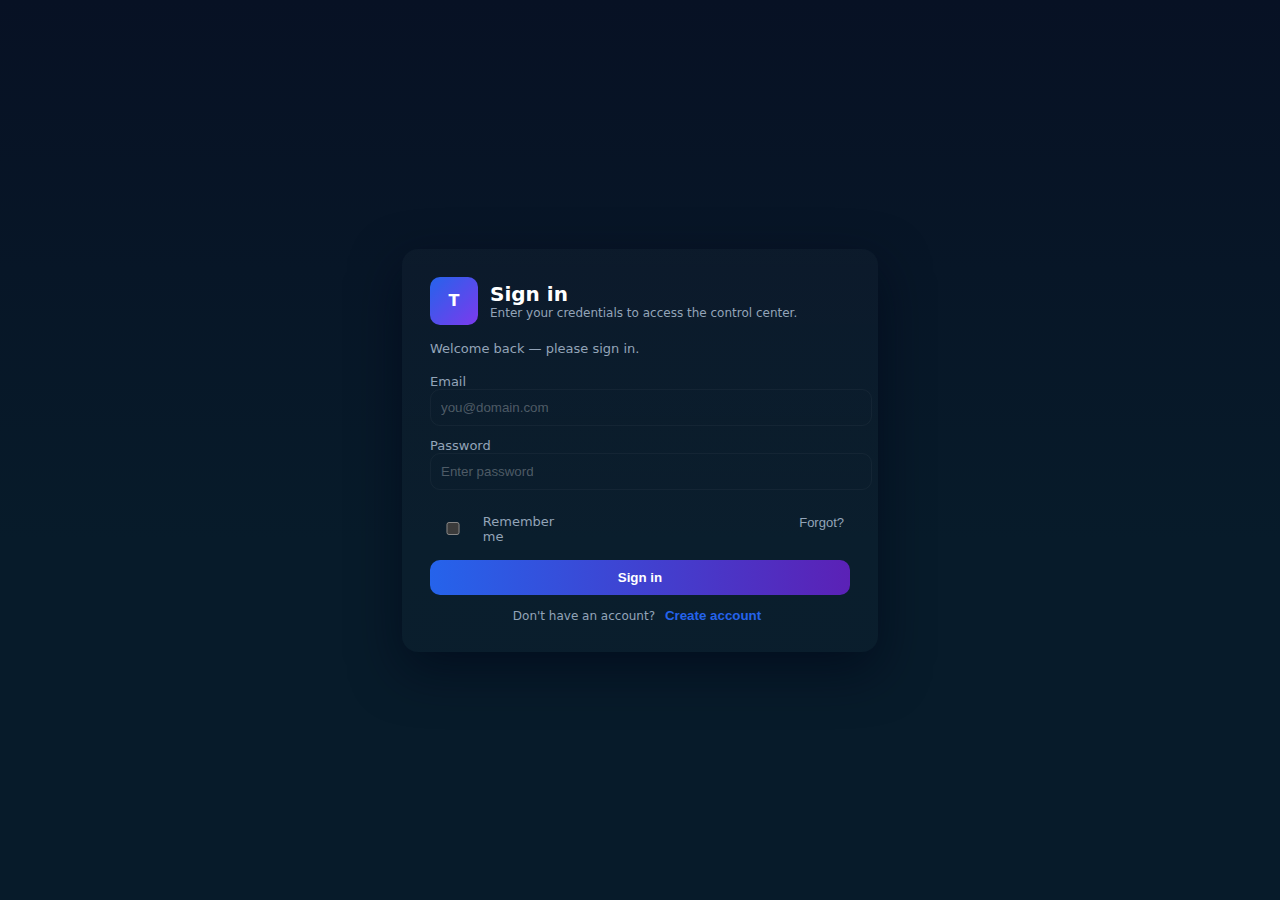
<file: auth.html>
<!DOCTYPE html>
<html lang="en">
<head>
  <meta charset="UTF-8" />
  <meta name="viewport" content="width=device-width, initial-scale=1.0" />
  <title>Auth — Login & Sign up</title>
  <style>
    :root{
      --bg:#071124;
      --panel:#0f1724;
      --muted:#93a4b8;
      --accent:#2563eb;
      --glass: rgba(255,255,255,0.03);
      --radius:12px;
      color-scheme: dark;
      font-family: Inter, system-ui, -apple-system, "Segoe UI", Roboto, Arial;
    }
    html,body{height:100%;margin:0;background:linear-gradient(180deg,#071124 0%, #071b2a 60%);display:flex;align-items:center;justify-content:center}
    .card{width:420px;background:linear-gradient(180deg, rgba(255,255,255,0.02), rgba(255,255,255,0.01));padding:28px;border-radius:16px;box-shadow:0 18px 50px rgba(2,6,23,0.6);color:#fff}
    .brand{display:flex;align-items:center;gap:12px;margin-bottom:16px}
    .logo{width:48px;height:48px;border-radius:10px;background:linear-gradient(135deg,var(--accent),#7c3aed);display:flex;align-items:center;justify-content:center;font-weight:700}
    h1{margin:0;font-size:20px}
    p.lead{margin:6px 0 18px 0;color:var(--muted);font-size:13px}
    label{display:block;font-size:13px;color:var(--muted);margin-top:12px}
    input{width:100%;padding:10px;border-radius:10px;border:1px solid rgba(255,255,255,0.04);background:transparent;color:#fff;outline:none}
    input::placeholder{color:rgba(255,255,255,0.28)}
    .controls{display:flex;align-items:center;justify-content:space-between;margin-top:12px}
    .remember{display:flex;align-items:center;gap:8px;color:var(--muted);font-size:13px}
    .btn{width:100%;margin-top:16px;padding:10px;border-radius:10px;border:none;cursor:pointer;font-weight:700;background:linear-gradient(90deg,var(--accent),#5b21b6);color:white}
    .msg{margin-top:12px;font-size:13px}
    .error{color:#fb7185}
    .success{color:#34d399}
    .small{font-size:12px;color:var(--muted);margin-top:8px;text-align:center}
    .toggle{background:transparent;border:none;color:var(--accent);cursor:pointer;font-weight:700}
    .hidden{display:none}
    @media(max-width:480px){ .card{width:92%;padding:18px} }
  </style>
</head>
<body>
  <div class="card" role="main">
    <div class="brand">
      <div class="logo">T</div>
      <div>
        <h1 id="title">Sign in</h1>
        <div style="font-size:12px;color:var(--muted)" id="subtitle">Enter your credentials to access the control center.</div>
      </div>
    </div>

    <p class="lead" id="lead">Welcome back — please sign in.</p>

    <form id="authForm" autocomplete="off">
      <div id="nameRow" class="hidden">
        <label for="name">Full name</label>
        <input id="name" type="text" placeholder="Your full name" />
      </div>

      <label for="email">Email</label>
      <input id="email" type="email" placeholder="you@domain.com" required />

      <label for="password">Password</label>
      <input id="password" type="password" placeholder="Enter password" required />

      <div id="confirmRow" class="hidden">
        <label for="confirm">Confirm password</label>
        <input id="confirm" type="password" placeholder="Re-enter password" />
      </div>

      <div class="controls">
        <label class="remember"><input id="remember" type="checkbox"/> Remember me</label>
        <button type="button" id="forgot" style="background:transparent;border:none;color:var(--muted);cursor:pointer;font-size:13px">Forgot?</button>
      </div>

      <button class="btn" type="submit" id="submitBtn">Sign in</button>

      <div id="message" class="msg" aria-live="polite"></div>

      <div class="small">
        <span id="altText">Don't have an account?</span>
        <button type="button" id="toggleMode" class="toggle">Create account</button>
      </div>
    </form>
  </div>

  <script>
    // Login + signup; store users in localStorage with SHA-256 password hashing
    const authForm = document.getElementById('authForm');
    const toggleMode = document.getElementById('toggleMode');
    const nameRow = document.getElementById('nameRow');
    const confirmRow = document.getElementById('confirmRow');
    const submitBtn = document.getElementById('submitBtn');
    const message = document.getElementById('message');
    const title = document.getElementById('title');
    const subtitle = document.getElementById('subtitle');
    const lead = document.getElementById('lead');
    const altText = document.getElementById('altText');

    let mode = 'login'; // or 'signup'

    function setMode(m){
      mode = m;
      if(mode === 'signup'){
        title.textContent = 'Create account';
        subtitle.textContent = 'Create your account to access the control center.';
        lead.textContent = 'It only takes a minute.';
        nameRow.classList.remove('hidden');
        confirmRow.classList.remove('hidden');
        submitBtn.textContent = 'Create account';
        altText.textContent = 'Already have an account?';
        toggleMode.textContent = 'Sign in';
      } else {
        title.textContent = 'Sign in';
        subtitle.textContent = 'Enter your credentials to access the control center.';
        lead.textContent = 'Welcome back — please sign in.';
        nameRow.classList.add('hidden');
        confirmRow.classList.add('hidden');
        submitBtn.textContent = 'Sign in';
        altText.textContent = "Don't have an account?";
        toggleMode.textContent = 'Create account';
      }
      message.textContent = '';
      message.className = 'msg';
    }

    toggleMode.addEventListener('click', ()=> setMode(mode === 'login' ? 'signup' : 'login'));

    // SHA-256 helper
    async function sha256(text){
      const enc = new TextEncoder();
      const data = enc.encode(text);
      const hash = await crypto.subtle.digest('SHA-256', data);
      return Array.from(new Uint8Array(hash)).map(b=>b.toString(16).padStart(2,'0')).join('');
    }

    function loadUsers(){
      try{ return JSON.parse(localStorage.getItem('users') || '{}'); }catch(e){
        // fallback for old array style
        try{ const arr = JSON.parse(localStorage.getItem('users') || '[]'); const map = {}; if(Array.isArray(arr)) arr.forEach(u=>{ if(u.email) map[u.email]=u }); return map }catch(e){ return {} }
      }
    }
    function saveUsers(users){ localStorage.setItem('users', JSON.stringify(users)); }

    function show(text, type){ message.textContent = text; message.className = 'msg ' + (type==='error' ? 'error' : 'success'); }

    // form submit
    authForm.addEventListener('submit', async (e)=>{
      e.preventDefault();
      message.textContent = '';
      submitBtn.disabled = true;

      const name = document.getElementById('name').value.trim();
      const email = document.getElementById('email').value.trim().toLowerCase();
      const password = document.getElementById('password').value;
      const confirm = document.getElementById('confirm').value;
      const remember = document.getElementById('remember').checked;

      if(!/^[^\s@]+@[^\s@]+\.[^\s@]+$/.test(email)){ show('Enter a valid email','error'); submitBtn.disabled=false; return; }

      const users = loadUsers();

      if(mode === 'signup'){
        if(!name){ show('Enter your name','error'); submitBtn.disabled=false; return; }
        if(password.length < 6){ show('Password should be at least 6 characters','error'); submitBtn.disabled=false; return; }
        if(password !== confirm){ show('Passwords do not match','error'); submitBtn.disabled=false; return; }
        if(users[email]){ show('Email already registered','error'); submitBtn.disabled=false; return; }

        const ph = await sha256(password);
        users[email] = { name, passwordHash: ph, createdAt: new Date().toISOString() };
        saveUsers(users);
        show('Account created successfully. You can now sign in.','success');
        setMode('login');
        // prefill email
        document.getElementById('email').value = email;
      } else {
        const user = users[email];
        if(!user){ show('No account found for this email','error'); submitBtn.disabled=false; return; }
        const ph = await sha256(password);
        if(ph !== user.passwordHash){ show('Invalid email or password','error'); submitBtn.disabled=false; return; }

        // success
        if(remember) localStorage.setItem('lastLoggedIn', email); else localStorage.removeItem('lastLoggedIn');
        show('Signed in — welcome ' + (user.name || '') ,'success');
        // TODO: redirect to dashboard if needed.
      }

      submitBtn.disabled = false;
    });

    // init
    (function(){
      const last = localStorage.getItem('lastLoggedIn');
      if(last) document.getElementById('email').value = last;
      setMode('login');
    })();
  </script>
</body>
</html>
</file>
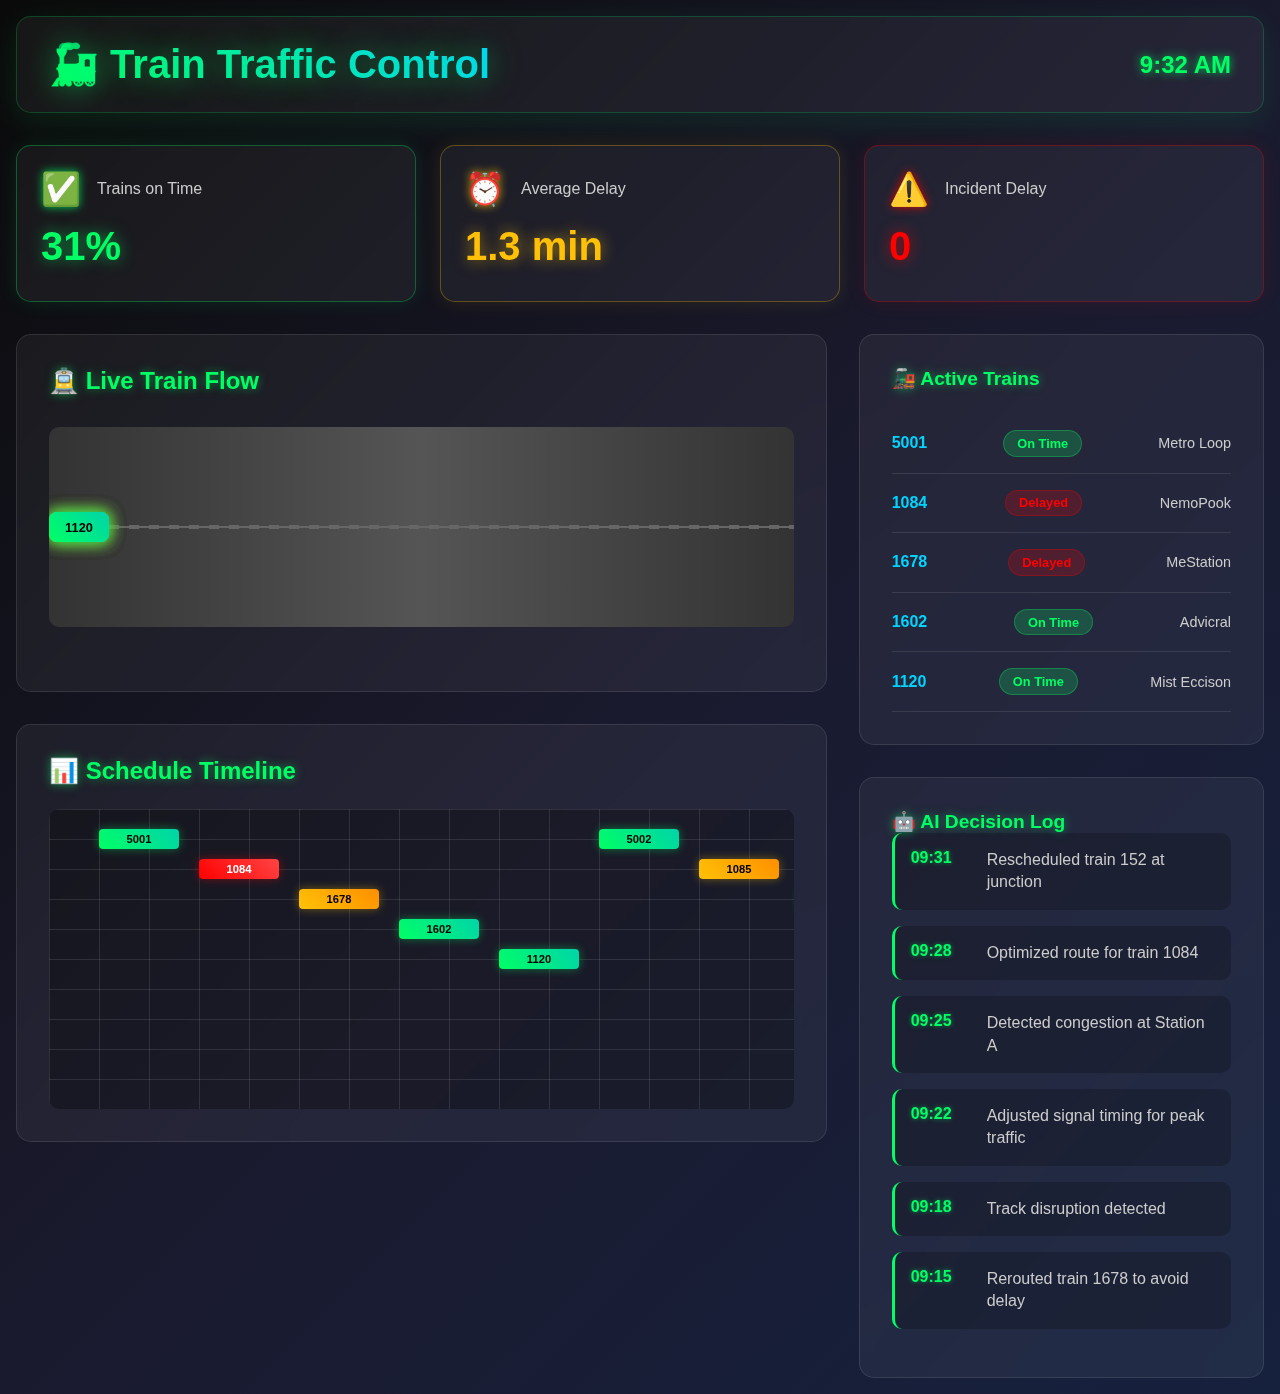
<file: frontend/analytics.html>
<!DOCTYPE html>
<html lang="en">
<head>
    <meta charset="UTF-8">
    <meta name="viewport" content="width=device-width, initial-scale=1.0">
    <title>AI Train Traffic Control - Real-time Dashboard</title>
    <style>
        * {
            margin: 0;
            padding: 0;
            box-sizing: border-box;
        }

        body {
            font-family: 'Segoe UI', Tahoma, Geneva, Verdana, sans-serif;
            background: linear-gradient(135deg, #0a0a0a 0%, #1a1a2e 50%, #16213e 100%);
            color: #ffffff;
            min-height: 100vh;
            overflow-x: hidden;
        }

        .container {
            max-width: 1600px;
            margin: 0 auto;
            padding: 1rem;
        }

        /* Header */
        .header {
            display: flex;
            justify-content: space-between;
            align-items: center;
            padding: 1.5rem 2rem;
            background: rgba(255, 255, 255, 0.05);
            border-radius: 15px;
            margin-bottom: 2rem;
            backdrop-filter: blur(10px);
            border: 1px solid rgba(0, 255, 100, 0.2);
            box-shadow: 0 8px 32px rgba(0, 255, 100, 0.1);
        }

        .header h1 {
            font-size: 2.5rem;
            font-weight: 700;
            background: linear-gradient(45deg, #00ff64, #00d4ff);
            -webkit-background-clip: text;
            -webkit-text-fill-color: transparent;
            background-clip: text;
            text-shadow: 0 0 30px rgba(0, 255, 100, 0.5);
        }

        .current-time {
            font-size: 1.5rem;
            font-weight: 600;
            color: #00ff64;
            text-shadow: 0 0 10px rgba(0, 255, 100, 0.8);
            animation: pulse 2s ease-in-out infinite;
        }

        @keyframes pulse {
            0%, 100% { opacity: 1; }
            50% { opacity: 0.7; }
        }

        /* KPI Cards */
        .kpi-section {
            display: grid;
            grid-template-columns: repeat(3, 1fr);
            gap: 1.5rem;
            margin-bottom: 2rem;
        }

        .kpi-card {
            background: rgba(255, 255, 255, 0.05);
            border-radius: 15px;
            padding: 1.5rem;
            backdrop-filter: blur(10px);
            border: 1px solid rgba(255, 255, 255, 0.1);
            transition: all 0.3s ease;
            position: relative;
            overflow: hidden;
        }

        .kpi-card::before {
            content: '';
            position: absolute;
            top: 0;
            left: -100%;
            width: 100%;
            height: 100%;
            background: linear-gradient(90deg, transparent, rgba(255, 255, 255, 0.1), transparent);
            transition: left 0.5s;
        }

        .kpi-card:hover::before {
            left: 100%;
        }

        .kpi-card:hover {
            transform: translateY(-5px);
            box-shadow: 0 10px 30px rgba(0, 0, 0, 0.3);
        }

        .kpi-card.green {
            border-color: rgba(0, 255, 100, 0.3);
            box-shadow: 0 0 20px rgba(0, 255, 100, 0.1);
        }

        .kpi-card.yellow {
            border-color: rgba(255, 193, 7, 0.3);
            box-shadow: 0 0 20px rgba(255, 193, 7, 0.1);
        }

        .kpi-card.red {
            border-color: rgba(255, 0, 0, 0.3);
            box-shadow: 0 0 20px rgba(255, 0, 0, 0.1);
        }

        .kpi-header {
            display: flex;
            align-items: center;
            margin-bottom: 1rem;
        }

        .kpi-icon {
            font-size: 2rem;
            margin-right: 1rem;
        }

        .kpi-card.green .kpi-icon {
            color: #00ff64;
            text-shadow: 0 0 10px rgba(0, 255, 100, 0.8);
        }

        .kpi-card.yellow .kpi-icon {
            color: #ffc107;
            text-shadow: 0 0 10px rgba(255, 193, 7, 0.8);
        }

        .kpi-card.red .kpi-icon {
            color: #ff0000;
            text-shadow: 0 0 10px rgba(255, 0, 0, 0.8);
        }

        .kpi-title {
            font-size: 1rem;
            color: #cccccc;
            font-weight: 500;
        }

        .kpi-value {
            font-size: 2.5rem;
            font-weight: 700;
            margin-bottom: 0.5rem;
        }

        .kpi-card.green .kpi-value {
            color: #00ff64;
            text-shadow: 0 0 15px rgba(0, 255, 100, 0.6);
        }

        .kpi-card.yellow .kpi-value {
            color: #ffc107;
            text-shadow: 0 0 15px rgba(255, 193, 7, 0.6);
        }

        .kpi-card.red .kpi-value {
            color: #ff0000;
            text-shadow: 0 0 15px rgba(255, 0, 0, 0.6);
        }

        /* Main Content Grid */
        .main-content {
            display: grid;
            grid-template-columns: 2fr 1fr;
            gap: 2rem;
        }

        /* Train Flow Diagram */
        .train-flow {
            background: rgba(255, 255, 255, 0.05);
            border-radius: 15px;
            padding: 2rem;
            backdrop-filter: blur(10px);
            border: 1px solid rgba(255, 255, 255, 0.1);
            margin-bottom: 2rem;
        }

        .section-title {
            font-size: 1.5rem;
            font-weight: 600;
            margin-bottom: 1.5rem;
            color: #00ff64;
            text-shadow: 0 0 10px rgba(0, 255, 100, 0.5);
        }

        .railway-track {
            position: relative;
            height: 200px;
            background: linear-gradient(90deg, #333 0%, #555 50%, #333 100%);
            border-radius: 10px;
            margin: 2rem 0;
            overflow: hidden;
        }

        .track-line {
            position: absolute;
            top: 50%;
            left: 0;
            right: 0;
            height: 2px;
            background: #666;
            transform: translateY(-50%);
        }

        .track-line::before {
            content: '';
            position: absolute;
            top: -1px;
            left: 0;
            right: 0;
            height: 4px;
            background: repeating-linear-gradient(
                90deg,
                #666 0px,
                #666 10px,
                transparent 10px,
                transparent 20px
            );
        }

        .train {
            position: absolute;
            top: 50%;
            width: 60px;
            height: 30px;
            border-radius: 8px;
            display: flex;
            align-items: center;
            justify-content: center;
            font-size: 0.8rem;
            font-weight: bold;
            transform: translateY(-50%);
            animation: moveTrain 8s linear infinite;
        }

        .train.on-time {
            background: linear-gradient(45deg, #00ff64, #00d4aa);
            box-shadow: 0 0 15px rgba(0, 255, 100, 0.6);
            color: #000;
        }

        .train.minor-delay {
            background: linear-gradient(45deg, #ffc107, #ff8f00);
            box-shadow: 0 0 15px rgba(255, 193, 7, 0.6);
            color: #000;
        }

        .train.delayed {
            background: linear-gradient(45deg, #ff0000, #ff4444);
            box-shadow: 0 0 15px rgba(255, 0, 0, 0.6);
            color: #fff;
        }

        @keyframes moveTrain {
            0% { left: -60px; }
            100% { left: calc(100% + 60px); }
        }

        .train:nth-child(2) { animation-delay: 0s; }
        .train:nth-child(3) { animation-delay: 2s; }
        .train:nth-child(4) { animation-delay: 4s; }
        .train:nth-child(5) { animation-delay: 6s; }

        /* Timeline Chart */
        .timeline-chart {
            background: rgba(255, 255, 255, 0.05);
            border-radius: 15px;
            padding: 2rem;
            backdrop-filter: blur(10px);
            border: 1px solid rgba(255, 255, 255, 0.1);
        }

        .chart-container {
            position: relative;
            height: 300px;
            background: rgba(0, 0, 0, 0.3);
            border-radius: 10px;
            padding: 1rem;
            overflow: hidden;
        }

        .chart-grid {
            position: absolute;
            top: 0;
            left: 0;
            right: 0;
            bottom: 0;
            background-image: 
                linear-gradient(rgba(255, 255, 255, 0.1) 1px, transparent 1px),
                linear-gradient(90deg, rgba(255, 255, 255, 0.1) 1px, transparent 1px);
            background-size: 50px 30px;
        }

        .schedule-block {
            position: absolute;
            height: 20px;
            border-radius: 4px;
            display: flex;
            align-items: center;
            justify-content: center;
            font-size: 0.7rem;
            font-weight: bold;
            animation: fadeIn 0.5s ease-in;
        }

        .schedule-block.on-time {
            background: linear-gradient(45deg, #00ff64, #00d4aa);
            box-shadow: 0 0 10px rgba(0, 255, 100, 0.4);
            color: #000;
        }

        .schedule-block.minor-delay {
            background: linear-gradient(45deg, #ffc107, #ff8f00);
            box-shadow: 0 0 10px rgba(255, 193, 7, 0.4);
            color: #000;
        }

        .schedule-block.delayed {
            background: linear-gradient(45deg, #ff0000, #ff4444);
            box-shadow: 0 0 10px rgba(255, 0, 0, 0.4);
            color: #fff;
        }

        @keyframes fadeIn {
            from { opacity: 0; transform: scale(0.8); }
            to { opacity: 1; transform: scale(1); }
        }

        /* Right Panel */
        .right-panel {
            display: flex;
            flex-direction: column;
            gap: 2rem;
        }

        .trains-table {
            background: rgba(255, 255, 255, 0.05);
            border-radius: 15px;
            padding: 2rem;
            backdrop-filter: blur(10px);
            border: 1px solid rgba(255, 255, 255, 0.1);
        }

        .table-header {
            display: flex;
            justify-content: space-between;
            align-items: center;
            margin-bottom: 1.5rem;
        }

        .table-title {
            font-size: 1.2rem;
            font-weight: 600;
            color: #00ff64;
            text-shadow: 0 0 10px rgba(0, 255, 100, 0.5);
        }

        .table {
            width: 100%;
        }

        .table-row {
            display: flex;
            justify-content: space-between;
            align-items: center;
            padding: 1rem 0;
            border-bottom: 1px solid rgba(255, 255, 255, 0.1);
            transition: all 0.3s ease;
        }

        .table-row:hover {
            background: rgba(255, 255, 255, 0.05);
            border-radius: 8px;
            padding-left: 1rem;
            padding-right: 1rem;
        }

        .train-id {
            font-weight: 600;
            color: #00d4ff;
        }

        .status {
            padding: 0.3rem 0.8rem;
            border-radius: 20px;
            font-size: 0.8rem;
            font-weight: 600;
        }

        .status.on-time {
            background: rgba(0, 255, 100, 0.2);
            color: #00ff64;
            border: 1px solid rgba(0, 255, 100, 0.3);
        }

        .status.delayed {
            background: rgba(255, 0, 0, 0.2);
            color: #ff0000;
            border: 1px solid rgba(255, 0, 0, 0.3);
        }

        .train-name {
            color: #cccccc;
            font-size: 0.9rem;
        }

        /* AI Decision Log */
        .ai-log {
            background: rgba(255, 255, 255, 0.05);
            border-radius: 15px;
            padding: 2rem;
            backdrop-filter: blur(10px);
            border: 1px solid rgba(255, 255, 255, 0.1);
        }

        .log-entry {
            display: flex;
            align-items: flex-start;
            margin-bottom: 1rem;
            padding: 1rem;
            background: rgba(0, 0, 0, 0.2);
            border-radius: 10px;
            border-left: 3px solid #00ff64;
            transition: all 0.3s ease;
        }

        .log-entry:hover {
            background: rgba(0, 0, 0, 0.3);
            transform: translateX(5px);
        }

        .log-time {
            color: #00ff64;
            font-weight: 600;
            margin-right: 1rem;
            min-width: 60px;
            text-shadow: 0 0 5px rgba(0, 255, 100, 0.5);
        }

        .log-message {
            color: #cccccc;
            line-height: 1.4;
        }

        /* Responsive Design */
        @media (max-width: 1200px) {
            .main-content {
                grid-template-columns: 1fr;
            }
            
            .kpi-section {
                grid-template-columns: 1fr;
            }
        }

        @media (max-width: 768px) {
            .header {
                flex-direction: column;
                gap: 1rem;
                text-align: center;
            }
            
            .header h1 {
                font-size: 2rem;
            }
            
            .container {
                padding: 0.5rem;
            }
        }
    </style>
</head>
<body>
    <div class="container">
        <!-- Header -->
        <div class="header">
            <h1>🚂 Train Traffic Control</h1>
            <div class="current-time">9:32 AM</div>
        </div>

        <!-- KPI Cards -->
        <div class="kpi-section">
            <div class="kpi-card green">
                <div class="kpi-header">
                    <div class="kpi-icon">✅</div>
                    <div class="kpi-title">Trains on Time</div>
                </div>
                <div class="kpi-value">84%</div>
            </div>
            
            <div class="kpi-card yellow">
                <div class="kpi-header">
                    <div class="kpi-icon">⏰</div>
                    <div class="kpi-title">Average Delay</div>
                </div>
                <div class="kpi-value">3.5 min</div>
            </div>
            
            <div class="kpi-card red">
                <div class="kpi-header">
                    <div class="kpi-icon">⚠️</div>
                    <div class="kpi-title">Incident Delay</div>
                </div>
                <div class="kpi-value">2</div>
            </div>
        </div>

        <!-- Main Content -->
        <div class="main-content">
            <!-- Left Side - Train Flow and Timeline -->
            <div>
                <!-- Train Flow Diagram -->
                <div class="train-flow">
                    <h2 class="section-title">🚊 Live Train Flow</h2>
                    <div class="railway-track">
                        <div class="track-line"></div>
                        <div class="train on-time">5001</div>
                        <div class="train delayed">1084</div>
                        <div class="train minor-delay">1678</div>
                        <div class="train on-time">1602</div>
                        <div class="train on-time">1120</div>
                    </div>
                </div>

                <!-- Timeline Chart -->
                <div class="timeline-chart">
                    <h2 class="section-title">📊 Schedule Timeline</h2>
                    <div class="chart-container">
                        <div class="chart-grid"></div>
                        
                        <!-- Schedule blocks positioned by time -->
                        <div class="schedule-block on-time" style="top: 20px; left: 50px; width: 80px;">5001</div>
                        <div class="schedule-block delayed" style="top: 50px; left: 150px; width: 80px;">1084</div>
                        <div class="schedule-block minor-delay" style="top: 80px; left: 250px; width: 80px;">1678</div>
                        <div class="schedule-block on-time" style="top: 110px; left: 350px; width: 80px;">1602</div>
                        <div class="schedule-block on-time" style="top: 140px; left: 450px; width: 80px;">1120</div>
                        <div class="schedule-block on-time" style="top: 20px; left: 550px; width: 80px;">5002</div>
                        <div class="schedule-block minor-delay" style="top: 50px; left: 650px; width: 80px;">1085</div>
                        <div class="schedule-block on-time" style="top: 80px; left: 750px; width: 80px;">1679</div>
                        <div class="schedule-block delayed" style="top: 110px; left: 850px; width: 80px;">1603</div>
                        <div class="schedule-block on-time" style="top: 140px; left: 950px; width: 80px;">1121</div>
                    </div>
                </div>
            </div>

            <!-- Right Panel -->
            <div class="right-panel">
                <!-- Trains Table -->
                <div class="trains-table">
                    <div class="table-header">
                        <h3 class="table-title">🚂 Active Trains</h3>
                    </div>
                    <div class="table">
                        <div class="table-row">
                            <div class="train-id">5001</div>
                            <div class="status on-time">On Time</div>
                            <div class="train-name">Metro Loop</div>
                        </div>
                        <div class="table-row">
                            <div class="train-id">1084</div>
                            <div class="status delayed">Delayed</div>
                            <div class="train-name">NemoPook</div>
                        </div>
                        <div class="table-row">
                            <div class="train-id">1678</div>
                            <div class="status delayed">Delayed</div>
                            <div class="train-name">MeStation</div>
                        </div>
                        <div class="table-row">
                            <div class="train-id">1602</div>
                            <div class="status on-time">On Time</div>
                            <div class="train-name">Advicral</div>
                        </div>
                        <div class="table-row">
                            <div class="train-id">1120</div>
                            <div class="status on-time">On Time</div>
                            <div class="train-name">Mist Eccison</div>
                        </div>
                    </div>
                </div>

                <!-- AI Decision Log -->
                <div class="ai-log">
                    <h3 class="table-title">🤖 AI Decision Log</h3>
                    <div class="log-entry">
                        <div class="log-time">09:31</div>
                        <div class="log-message">Rescheduled train 152 at junction</div>
                    </div>
                    <div class="log-entry">
                        <div class="log-time">09:28</div>
                        <div class="log-message">Optimized route for train 1084</div>
                    </div>
                    <div class="log-entry">
                        <div class="log-time">09:25</div>
                        <div class="log-message">Detected congestion at Station A</div>
                    </div>
                    <div class="log-entry">
                        <div class="log-time">09:22</div>
                        <div class="log-message">Adjusted signal timing for peak traffic</div>
                    </div>
                    <div class="log-entry">
                        <div class="log-time">09:18</div>
                        <div class="log-message">Track disruption detected</div>
                    </div>
                    <div class="log-entry">
                        <div class="log-time">09:15</div>
                        <div class="log-message">Rerouted train 1678 to avoid delay</div>
                    </div>
                </div>
            </div>
        </div>
    </div>

    <script>
        // Add some dynamic effects
        document.addEventListener('DOMContentLoaded', function() {
            // Animate KPI values
            const kpiValues = document.querySelectorAll('.kpi-value');
            kpiValues.forEach(value => {
                const finalValue = value.textContent;
                value.textContent = '0';
                let current = 0;
                const increment = parseFloat(finalValue) / 50;
                const timer = setInterval(() => {
                    current += increment;
                    if (current >= parseFloat(finalValue)) {
                        value.textContent = finalValue;
                        clearInterval(timer);
                    } else {
                        if (finalValue.includes('%')) {
                            value.textContent = Math.floor(current) + '%';
                        } else if (finalValue.includes('min')) {
                            value.textContent = current.toFixed(1) + ' min';
                        } else {
                            value.textContent = Math.floor(current);
                        }
                    }
                }, 50);
            });

            // Add blinking effect to status indicators
            const statusElements = document.querySelectorAll('.status');
            statusElements.forEach(status => {
                if (status.classList.contains('delayed')) {
                    setInterval(() => {
                        status.style.opacity = status.style.opacity === '0.5' ? '1' : '0.5';
                    }, 1000);
                }
            });

            // Simulate real-time updates
            setInterval(() => {
                const logEntries = document.querySelectorAll('.log-entry');
                if (logEntries.length > 0) {
                    const newEntry = logEntries[0].cloneNode(true);
                    const time = new Date();
                    const timeString = time.toTimeString().substr(0, 5);
                    newEntry.querySelector('.log-time').textContent = timeString;
                    newEntry.querySelector('.log-message').textContent = 'System status check completed';
                    newEntry.style.opacity = '0';
                    document.querySelector('.ai-log').appendChild(newEntry);
                    
                    setTimeout(() => {
                        newEntry.style.transition = 'opacity 0.5s ease';
                        newEntry.style.opacity = '1';
                    }, 100);
                    
                    // Remove old entries
                    if (logEntries.length > 6) {
                        logEntries[logEntries.length - 1].remove();
                    }
                }
            }, 30000); // Update every 30 seconds
        });
    </script>
</body>
</html>
</file>
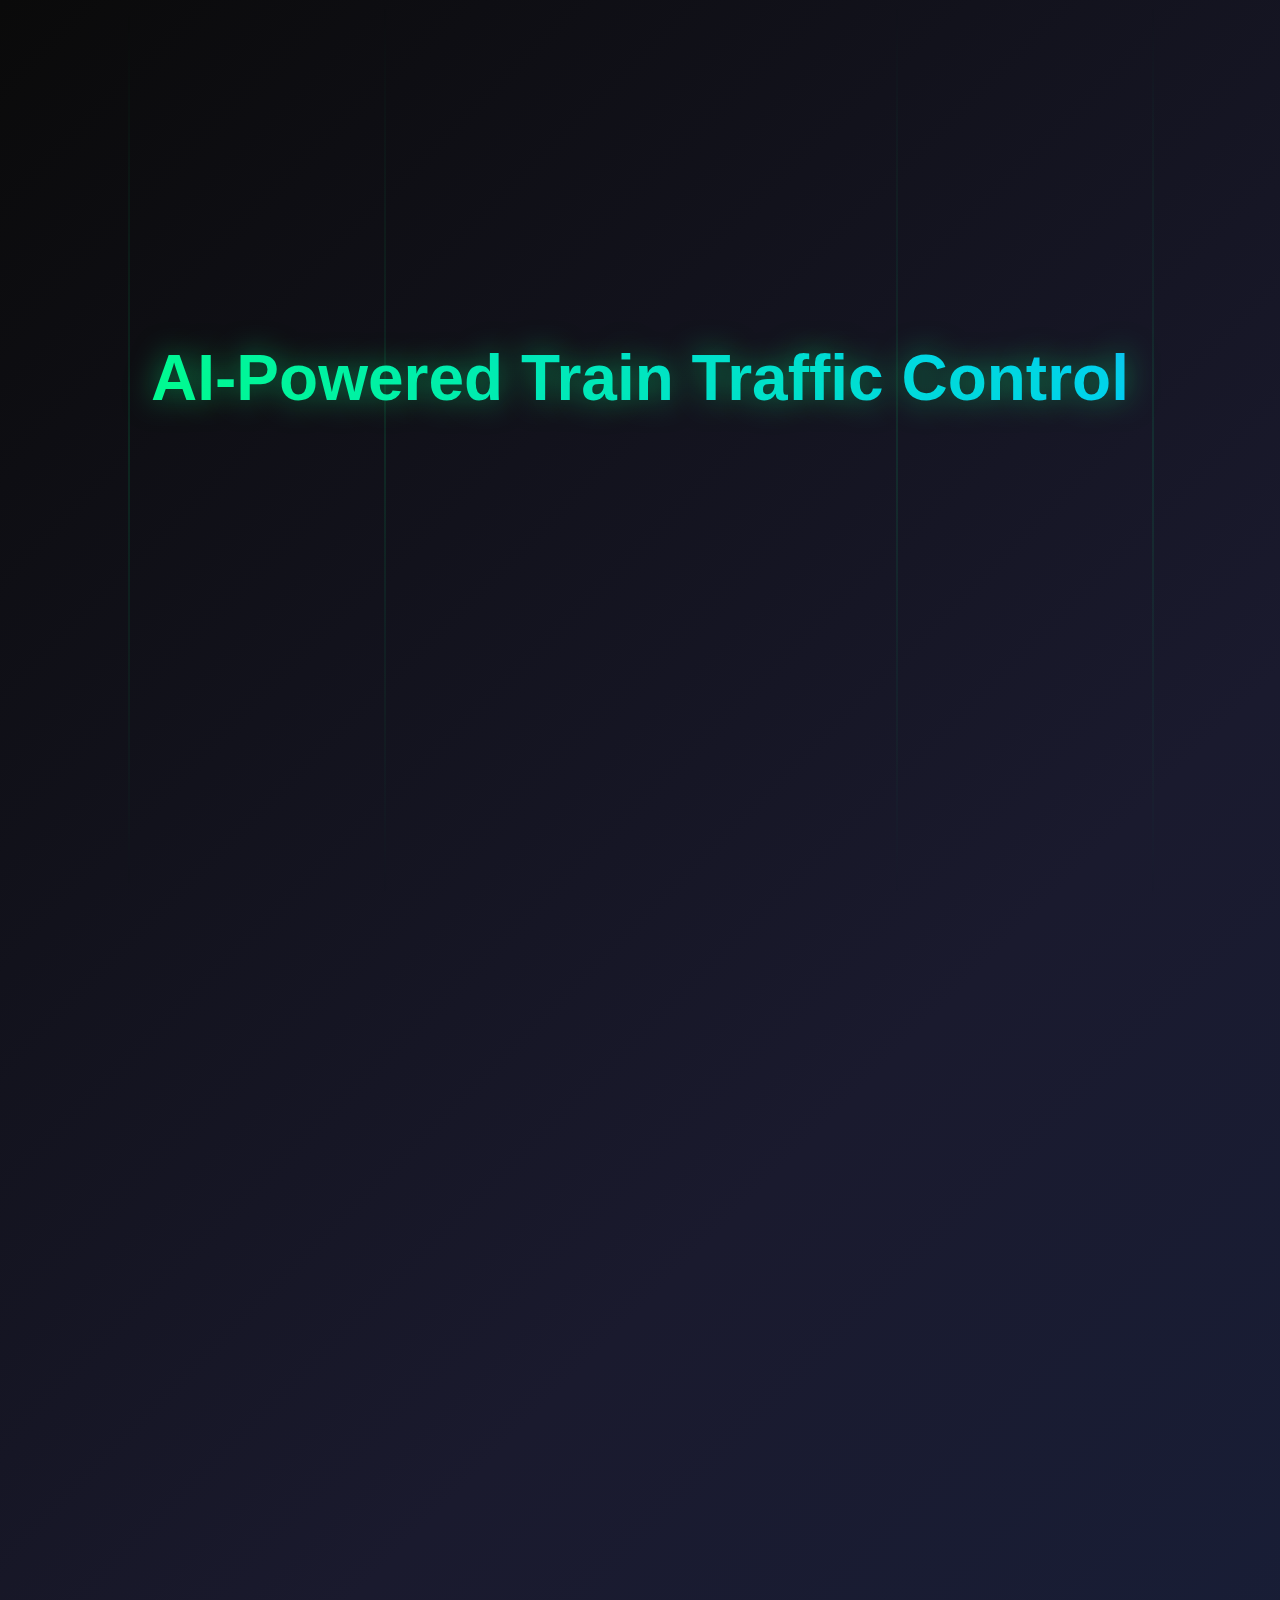
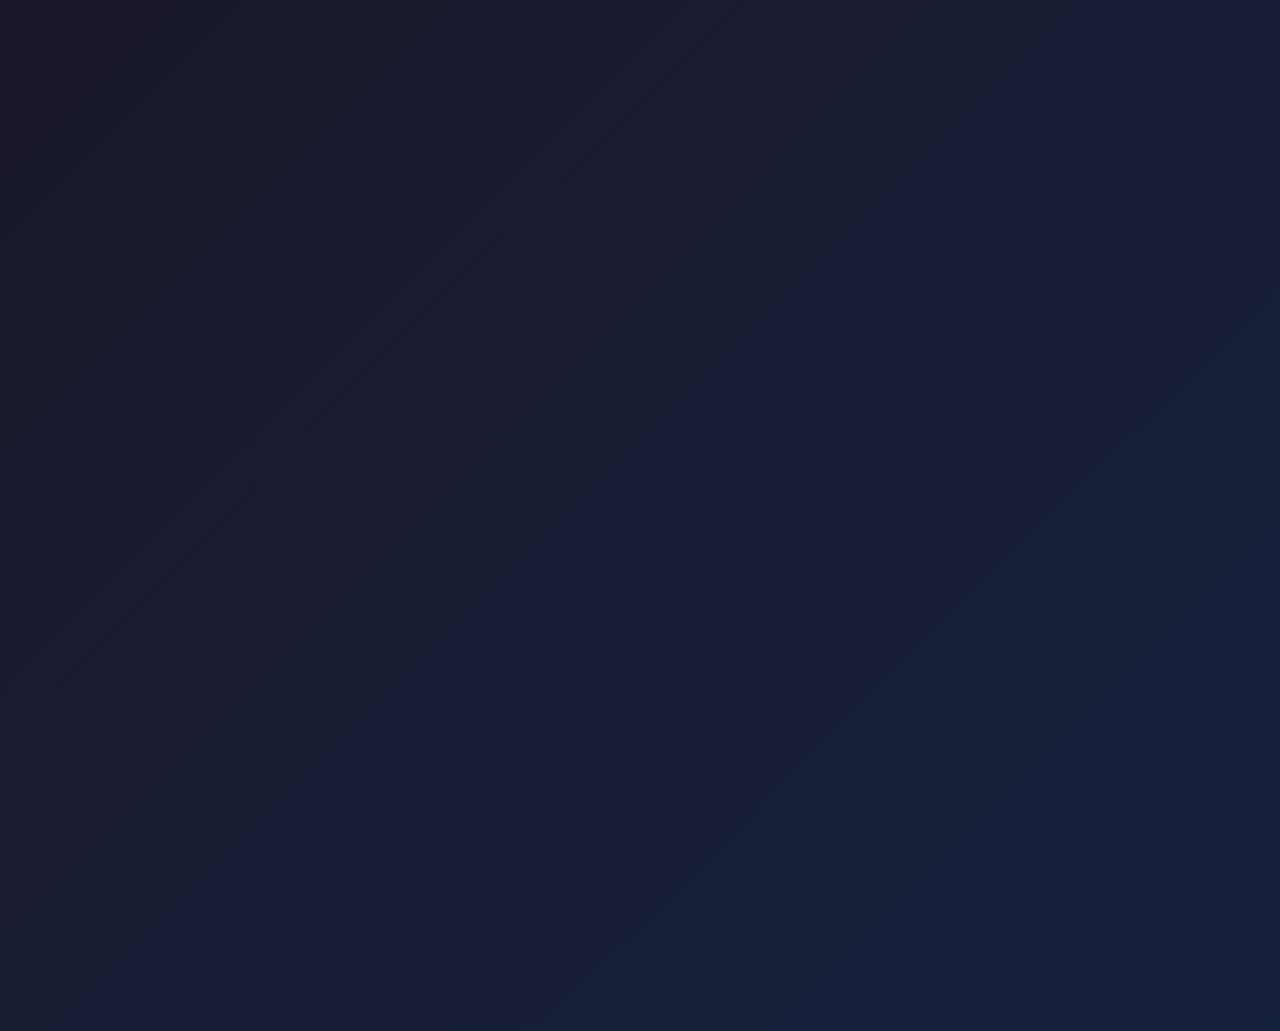
<file: frontend/landing.html>
<!DOCTYPE html>
<html lang="en">
<head>
    <meta charset="UTF-8">
    <meta name="viewport" content="width=device-width, initial-scale=1.0">
    <title>AI Train Traffic Control</title>
    <style>
        * {
            margin: 0;
            padding: 0;
            box-sizing: border-box;
        }

        body {
            font-family: 'Segoe UI', Tahoma, Geneva, Verdana, sans-serif;
            background: linear-gradient(135deg, #0a0a0a 0%, #1a1a2e 50%, #16213e 100%);
            color: #ffffff;
            overflow-x: hidden;
        }

        /* Animated background tracks */
        .bg-tracks {
            position: fixed;
            top: 0;
            left: 0;
            width: 100%;
            height: 100%;
            pointer-events: none;
            opacity: 0.1;
            z-index: -1;
        }

        .track-line {
            position: absolute;
            width: 2px;
            height: 100vh;
            background: linear-gradient(to bottom, transparent, #00ff88, transparent);
            animation: trackGlow 3s ease-in-out infinite alternate;
        }

        .track-line:nth-child(1) { left: 10%; animation-delay: 0s; }
        .track-line:nth-child(2) { left: 30%; animation-delay: 0.5s; }
        .track-line:nth-child(3) { left: 70%; animation-delay: 1s; }
        .track-line:nth-child(4) { left: 90%; animation-delay: 1.5s; }

        @keyframes trackGlow {
            0% { opacity: 0.1; box-shadow: 0 0 10px #00ff88; }
            100% { opacity: 0.3; box-shadow: 0 0 20px #00ff88, 0 0 40px #00ff88; }
        }

        /* Hero Section */
        .hero {
            height: 100vh;
            display: flex;
            flex-direction: column;
            justify-content: center;
            align-items: center;
            text-align: center;
            position: relative;
        }

        .hero-title {
            font-size: 4rem;
            font-weight: bold;
            background: linear-gradient(45deg, #00ff88, #00ccff, #ff0080);
            background-size: 200% 200%;
            -webkit-background-clip: text;
            -webkit-text-fill-color: transparent;
            background-clip: text;
            animation: neonPulse 3s ease-in-out infinite, gradientShift 5s ease-in-out infinite;
            margin-bottom: 1rem;
            text-shadow: 0 0 30px rgba(0, 255, 136, 0.5);
        }

        .hero-subtitle {
            font-size: 1.5rem;
            color: #b0b0b0;
            margin-bottom: 3rem;
            opacity: 0;
            animation: fadeInUp 1s ease-out 0.5s forwards;
        }

        @keyframes neonPulse {
            0%, 100% { text-shadow: 0 0 30px rgba(0, 255, 136, 0.5); }
            50% { text-shadow: 0 0 50px rgba(0, 255, 136, 0.8), 0 0 70px rgba(0, 255, 136, 0.6); }
        }

        @keyframes gradientShift {
            0% { background-position: 0% 50%; }
            50% { background-position: 100% 50%; }
            100% { background-position: 0% 50%; }
        }

        @keyframes fadeInUp {
            from { opacity: 0; transform: translateY(30px); }
            to { opacity: 1; transform: translateY(0); }
        }

        /* Buttons */
        .hero-buttons {
            display: flex;
            gap: 2rem;
            opacity: 0;
            animation: fadeInUp 1s ease-out 1s forwards;
        }

        .btn {
            padding: 1rem 2rem;
            border: none;
            border-radius: 12px;
            font-size: 1.1rem;
            font-weight: bold;
            cursor: pointer;
            position: relative;
            overflow: hidden;
            transition: all 0.3s ease;
            text-decoration: none;
            display: inline-block;
        }

        .btn-primary {
            background: linear-gradient(45deg, #00ff88, #00cc6a);
            color: #000;
            box-shadow: 0 0 20px rgba(0, 255, 136, 0.3);
        }

        .btn-primary:hover {
            transform: translateY(-3px);
            box-shadow: 0 5px 30px rgba(0, 255, 136, 0.6);
        }

        .btn-secondary {
            background: linear-gradient(45deg, #ffcc00, #ff9900);
            color: #000;
            box-shadow: 0 0 20px rgba(255, 204, 0, 0.3);
        }

        .btn-secondary:hover {
            transform: translateY(-3px);
            box-shadow: 0 5px 30px rgba(255, 204, 0, 0.6);
        }

        .btn-cta {
            background: linear-gradient(45deg, #ff0080, #ff3366);
            color: #fff;
            box-shadow: 0 0 20px rgba(255, 0, 128, 0.3);
        }

        .btn-cta:hover {
            transform: translateY(-3px);
            box-shadow: 0 5px 30px rgba(255, 0, 128, 0.6);
        }

        /* Sections */
        .section {
            padding: 5rem 2rem;
            max-width: 1200px;
            margin: 0 auto;
        }

        .section-title {
            font-size: 2.5rem;
            text-align: center;
            margin-bottom: 3rem;
            color: #00ff88;
            text-shadow: 0 0 20px rgba(0, 255, 136, 0.5);
        }

        .section-text {
            font-size: 1.2rem;
            text-align: center;
            color: #b0b0b0;
            margin-bottom: 3rem;
            max-width: 600px;
            margin-left: auto;
            margin-right: auto;
        }

        /* Cards Grid */
        .cards-grid {
            display: grid;
            grid-template-columns: repeat(auto-fit, minmax(300px, 1fr));
            gap: 2rem;
            margin-bottom: 3rem;
        }

        .card {
            background: rgba(255, 255, 255, 0.05);
            backdrop-filter: blur(20px);
            border: 1px solid rgba(255, 255, 255, 0.1);
            border-radius: 20px;
            padding: 2rem;
            text-align: center;
            position: relative;
            overflow: hidden;
            transition: all 0.3s ease;
        }

        .card:hover {
            transform: translateY(-10px);
            box-shadow: 0 20px 40px rgba(0, 255, 136, 0.2);
            border-color: rgba(0, 255, 136, 0.3);
        }

        .card::before {
            content: '';
            position: absolute;
            top: 0;
            left: 0;
            right: 0;
            height: 2px;
            background: linear-gradient(90deg, transparent, #00ff88, transparent);
            animation: cardGlow 2s ease-in-out infinite;
        }

        @keyframes cardGlow {
            0%, 100% { transform: translateX(-100%); }
            50% { transform: translateX(100%); }
        }

        .card-icon {
            font-size: 3rem;
            margin-bottom: 1rem;
            display: block;
        }

        .card-title {
            font-size: 1.5rem;
            color: #fff;
            margin-bottom: 1rem;
        }

        .card-text {
            color: #b0b0b0;
            line-height: 1.6;
        }

        /* Stat Cards */
        .stat-card {
            background: rgba(255, 255, 255, 0.08);
            backdrop-filter: blur(15px);
            border: 1px solid rgba(255, 255, 255, 0.1);
            border-radius: 15px;
            padding: 1.5rem;
            text-align: center;
            position: relative;
        }

        .stat-card.delay { border-color: rgba(255, 0, 128, 0.3); }
        .stat-card.efficiency { border-color: rgba(255, 204, 0, 0.3); }
        .stat-card.incidents { border-color: rgba(255, 102, 102, 0.3); }

        .stat-value {
            font-size: 2rem;
            font-weight: bold;
            color: #fff;
        }

        .stat-label {
            color: #b0b0b0;
            font-size: 0.9rem;
            margin-top: 0.5rem;
        }

        /* CTA Section */
        .cta-section {
            background: linear-gradient(135deg, rgba(0, 255, 136, 0.1), rgba(0, 204, 255, 0.1));
            border-radius: 30px;
            padding: 4rem 2rem;
            text-align: center;
            margin: 3rem 0;
            position: relative;
            overflow: hidden;
        }

        .cta-section::before {
            content: '';
            position: absolute;
            top: -50%;
            left: -50%;
            width: 200%;
            height: 200%;
            background: radial-gradient(circle, rgba(0, 255, 136, 0.1) 0%, transparent 70%);
            animation: rotate 20s linear infinite;
        }

        @keyframes rotate {
            from { transform: rotate(0deg); }
            to { transform: rotate(360deg); }
        }

        .cta-content {
            position: relative;
            z-index: 1;
        }

        .train-illustration {
            font-size: 4rem;
            margin-bottom: 1rem;
            animation: trainMove 3s ease-in-out infinite;
        }

        @keyframes trainMove {
            0%, 100% { transform: translateX(-10px); }
            50% { transform: translateX(10px); }
        }

        /* Responsive */
        @media (max-width: 768px) {
            .hero-title {
                font-size: 2.5rem;
            }
            
            .hero-subtitle {
                font-size: 1.2rem;
            }
            
            .hero-buttons {
                flex-direction: column;
                gap: 1rem;
            }
            
            .section {
                padding: 3rem 1rem;
            }
            
            .cards-grid {
                grid-template-columns: 1fr;
            }
        }

        /* Scroll animations */
        .fade-in {
            opacity: 0;
            transform: translateY(30px);
            transition: all 0.8s ease;
        }

        .fade-in.visible {
            opacity: 1;
            transform: translateY(0);
        }
    </style>
</head>
<body>
    <!-- Animated background -->
    <div class="bg-tracks">
        <div class="track-line"></div>
        <div class="track-line"></div>
        <div class="track-line"></div>
        <div class="track-line"></div>
    </div>

    <!-- Hero Section -->
    <section class="hero">
        <h1 class="hero-title">AI-Powered Train Traffic Control</h1>
        <p class="hero-subtitle">Maximizing Section Throughput with Smart AI Scheduling</p>
        <div class="hero-buttons">
            <a href="#" class="btn btn-primary">View Simulation</a>
           <a href="index.html" class="btn btn-secondary">Open Dashboard</a>
        </div>
    </section>

    <!-- Problem Section -->
    <section class="section">
        <div class="fade-in">
            <h2 class="section-title">The Challenge</h2>
            <p class="section-text">Trains often face delays and congestion due to inefficient traffic control.</p>
            
            <div class="cards-grid">
                <div class="stat-card delay">
                    <div class="card-icon">⏱️</div>
                    <div class="stat-value">8 mins</div>
                    <div class="stat-label">Avg Delay</div>
                </div>
                <div class="stat-card efficiency">
                    <div class="card-icon">📊</div>
                    <div class="stat-value">60%</div>
                    <div class="stat-label">Throughput Efficiency</div>
                </div>
                <div class="stat-card incidents">
                    <div class="card-icon">⚠️</div>
                    <div class="stat-value">High</div>
                    <div class="stat-label">Incident Reports</div>
                </div>
            </div>
        </div>
    </section>

    <!-- Solution Section -->
    <section class="section">
        <div class="fade-in">
            <h2 class="section-title">Our AI Solution</h2>
            
            <div class="cards-grid">
                <div class="card">
                    <div class="card-icon">🎯</div>
                    <h3 class="card-title">Optimal Sequencing</h3>
                    <p class="card-text">AI decides which train goes first using advanced algorithms to minimize overall delays and maximize throughput.</p>
                </div>
                <div class="card">
                    <div class="card-icon">🚦</div>
                    <h3 class="card-title">Dynamic Signal Control</h3>
                    <p class="card-text">Smart signals reduce waiting time by adapting in real-time to current traffic conditions and patterns.</p>
                </div>
                <div class="card">
                    <div class="card-icon">🔮</div>
                    <h3 class="card-title">Delay Prediction</h3>
                    <p class="card-text">AI predicts and adjusts for delays before they happen, keeping the entire network running smoothly.</p>
                </div>
            </div>
        </div>
    </section>

    <!-- CTA Section -->
    <section class="section">
        <div class="cta-section fade-in">
            <div class="cta-content">
                <div class="train-illustration">🚄</div>
                <h2 class="section-title" style="margin-bottom: 1rem;">Experience the future of smart railway management</h2>
                <a href="#" class="btn btn-cta">Try Demo</a>
            </div>
        </div>
    </section>

    <script>
        // Scroll animations
        const observerOptions = {
            threshold: 0.1,
            rootMargin: '0px 0px -50px 0px'
        };

        const observer = new IntersectionObserver((entries) => {
            entries.forEach(entry => {
                if (entry.isIntersecting) {
                    entry.target.classList.add('visible');
                }
            });
        }, observerOptions);

        // Observe all fade-in elements
        document.querySelectorAll('.fade-in').forEach(el => {
            observer.observe(el);
        });

        // Enhanced button hover effects
        document.querySelectorAll('.btn').forEach(btn => {
            btn.addEventListener('mouseenter', () => {
                btn.style.transform = 'translateY(-3px) scale(1.05)';
            });
            
            btn.addEventListener('mouseleave', () => {
                btn.style.transform = 'translateY(0) scale(1)';
            });
        });

        // Card hover effects
        document.querySelectorAll('.card').forEach(card => {
            card.addEventListener('mouseenter', () => {
                card.style.background = 'rgba(0, 255, 136, 0.1)';
            });
            
            card.addEventListener('mouseleave', () => {
                card.style.background = 'rgba(255, 255, 255, 0.05)';
            });
        });

        // Dynamic background effect with randomized glowing
        setInterval(() => {
            const tracks = document.querySelectorAll('.track-line');
            tracks.forEach((track, index) => {
                setTimeout(() => {
                    track.style.opacity = Math.random() * 0.3 + 0.1;
                    track.style.boxShadow = `0 0 ${Math.random() * 30 + 10}px #00ff88`;
                }, index * 200);
            });
        }, 3000);

        // Add pulse effect to stat cards
        document.querySelectorAll('.stat-card').forEach(card => {
            setInterval(() => {
                card.style.transform = 'scale(1.02)';
                setTimeout(() => {
                    card.style.transform = 'scale(1)';
                }, 200);
            }, 4000 + Math.random() * 2000);
        });
    </script>
</body>
</html>
</file>
